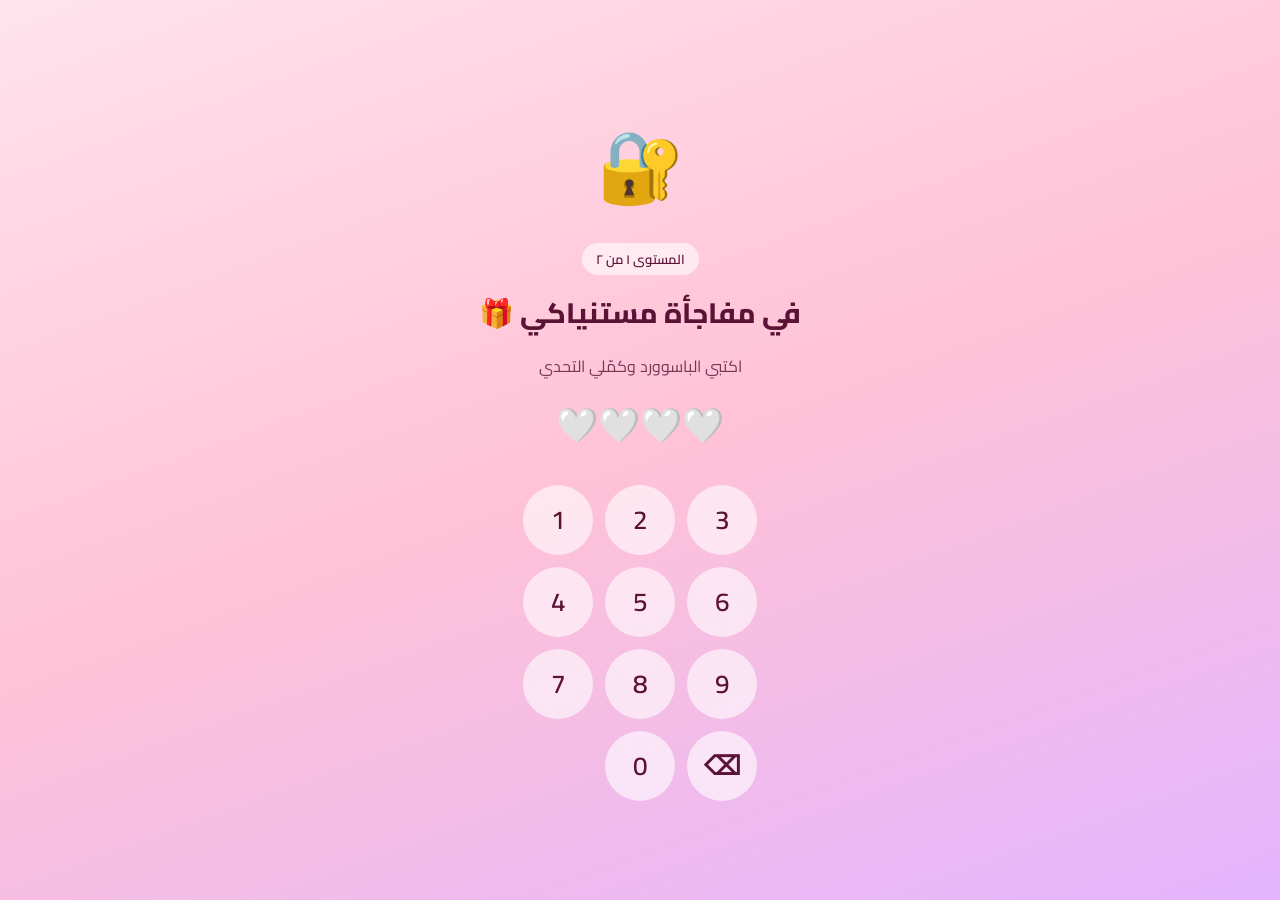
<file: public/assets/aistudio/_________f9402db7.html>
<!DOCTYPE html>
<html lang="ar" dir="rtl">
<head>
<meta charset="utf-8">
<meta name="viewport" content="width=device-width, initial-scale=1, viewport-fit=cover">
<title>مفاجأة 💖</title>
<link rel="stylesheet" href="https://fonts.googleapis.com/css2?family=Cairo:wght@400;600;800&display=swap">
<style>
:root{--c1:#ffe3ec;--c2:#ffc2d6;--c3:#e3b5ff;--ink:#5a1235;--card:rgba(255,255,255,.6);--accent:#e0306b;--glow:#ff8fb8;
box-sizing:border-box;padding-top:env(safe-area-inset-top,0px);padding-bottom:env(safe-area-inset-bottom,0px);color-scheme:light}
@media (prefers-color-scheme:dark){:root:not([data-theme="light"]){--c1:#1a0b2e;--c2:#4a1250;--c3:#a3145a;--ink:#fff0f6;--card:rgba(255,255,255,.12);--accent:#ff5c9a;--glow:#ff3d8b;color-scheme:dark}}
:root[data-theme="dark"]{--c1:#1a0b2e;--c2:#4a1250;--c3:#a3145a;--ink:#fff0f6;--card:rgba(255,255,255,.12);--accent:#ff5c9a;--glow:#ff3d8b;color-scheme:dark}
*{box-sizing:border-box;-webkit-tap-highlight-color:transparent}
html,body{height:100%;margin:0;overflow:hidden}
body{font-family:"Cairo","Segoe UI",Tahoma,sans-serif;color:var(--ink);background:linear-gradient(135deg,var(--c1),var(--c2),var(--c3),var(--c1));background-size:300% 300%;animation:bg 14s ease infinite;touch-action:pan-y;user-select:none}
@keyframes bg{50%{background-position:100% 100%}}
.blob{position:fixed;width:60vmax;height:60vmax;border-radius:50%;filter:blur(70px);opacity:.45;background:var(--glow);animation:drift 16s ease-in-out infinite alternate;pointer-events:none}
.blob.b2{background:var(--c3);right:-20vmax;bottom:-20vmax;animation-duration:22s}.blob.b1{left:-25vmax;top:-25vmax}
@keyframes drift{to{transform:translate(12vmax,8vmax) scale(1.2)}}
.fl{position:fixed;bottom:-60px;pointer-events:none;animation:rise linear infinite;opacity:.7}
@keyframes rise{to{transform:translateY(-115vh) rotate(40deg);opacity:0}}
#stage{position:fixed;inset:0;padding-top:env(safe-area-inset-top,0px);padding-bottom:calc(262px + env(safe-area-inset-bottom,0px))}
.slide{position:absolute;inset:0;padding:18px 20px;display:flex;align-items:center;justify-content:center;opacity:0;pointer-events:none;transform:translateX(70px) scale(.92) rotate(2deg);transition:opacity .6s,transform .7s cubic-bezier(.2,.9,.3,1.2)}
.slide.active{opacity:1;pointer-events:auto;transform:none}.slide.past{transform:translateX(-70px) scale(.92) rotate(-2deg)}
.card{width:min(540px,100%);text-align:center;padding:22px 22px 20px;border-radius:36px;background:var(--card);border:1px solid rgba(255,255,255,.4);backdrop-filter:blur(18px);-webkit-backdrop-filter:blur(18px);box-shadow:0 20px 60px rgba(224,48,107,.28)}
.em{font-size:60px;line-height:1;display:inline-block;animation:float 3s ease-in-out infinite}
@keyframes float{50%{transform:translateY(-10px) rotate(6deg) scale(1.08)}}
.from{font-size:14px;opacity:.7;margin-top:4px}
h1{margin:6px 0 4px;font-weight:800;font-size:clamp(26px,7.5vw,44px);line-height:1.4}
.big h1{font-size:clamp(40px,12vw,70px)}
.w{display:inline-block;opacity:0}
.active .w{animation:pop .7s cubic-bezier(.2,1.4,.4,1) both;animation-delay:calc(var(--i)*.12s + .25s)}
@keyframes pop{from{opacity:0;transform:translateY(26px) scale(.6) rotate(-6deg)}to{opacity:1;transform:none}}
.sub{margin:2px 0 0;font-size:15px;opacity:.8}
.btn{margin-top:14px;font:600 17px/1 "Cairo",sans-serif;color:#fff;border:0;border-radius:99px;padding:13px 24px;background:linear-gradient(135deg,#ff6fa5,var(--accent));box-shadow:0 8px 24px rgba(224,48,107,.45);cursor:pointer;transition:transform .15s}
.btn:active{transform:scale(.9)}
.msg{min-height:28px;margin-top:10px;font-size:18px;font-weight:600}.msg.show{animation:pop .5s both}
#duo{position:fixed;left:0;right:0;bottom:calc(74px + env(safe-area-inset-bottom,0px));height:150px;pointer-events:none}
.ch{position:absolute;bottom:0;width:100px;text-align:center;pointer-events:auto;cursor:pointer;transition:transform .9s cubic-bezier(.3,1.4,.5,1);--n:min(24vw,110px)}
#him{right:14%}#her{left:14%}
#him.near{transform:translateX(calc(-1*var(--n)))}#her.near{transform:translateX(var(--n))}
.face{font-size:76px;line-height:1;animation:bob 2.4s ease-in-out infinite}#her .face{animation-delay:-1.2s}
@keyframes bob{50%{transform:translateY(-8px) scale(1.04)}}
.jm.jump{animation:jump .6s}.jm.shake{animation:shk .6s}
@keyframes jump{30%{transform:translateY(-44px) rotate(-8deg)}60%{transform:translateY(0) scale(1.1,.9)}}
@keyframes shk{20%,60%{transform:translateX(-10px) rotate(-8deg)}40%,80%{transform:translateX(10px) rotate(8deg)}}
.nm{font-size:14px;font-weight:600;margin-top:2px;opacity:.85;min-height:20px}
.say{position:absolute;bottom:108px;left:50%;margin-left:-85px;width:170px;padding:7px 10px;border-radius:18px;background:#fff;color:#5a1235;font-size:14px;font-weight:600;line-height:1.4;opacity:0;pointer-events:none;box-shadow:0 6px 18px rgba(0,0,0,.18)}
.say.on{animation:bub 2.8s both}
@keyframes bub{0%{opacity:0;transform:scale(.4) translateY(14px)}10%{opacity:1;transform:none}85%{opacity:1}100%{opacity:0}}
#nav{position:fixed;left:0;right:0;bottom:0;display:flex;align-items:center;justify-content:space-between;gap:12px;padding:8px 20px calc(12px + env(safe-area-inset-bottom,0px))}
.ar{width:52px;height:52px;border-radius:50%;border:0;font-size:20px;color:var(--ink);background:var(--card);backdrop-filter:blur(12px);-webkit-backdrop-filter:blur(12px);cursor:pointer}.ar:active{transform:scale(.88)}
#dots{display:flex;gap:8px}#dots i{width:10px;height:10px;border-radius:50%;background:var(--ink);opacity:.25;transition:.4s}#dots i.on{opacity:1;background:var(--accent);width:28px;border-radius:99px}
.fx,.fx2,.pp{position:fixed;pointer-events:none;z-index:100}
.fx{font-size:26px;animation:fly 1.3s ease-out forwards}@keyframes fly{to{transform:translate(var(--dx),var(--dy)) rotate(var(--r)) scale(1.3);opacity:0}}
.fx2{left:0;top:0;font-size:34px;margin:-17px 0 0 -17px;z-index:90}
.pp{font-size:72px;margin:-40px 0 0 -40px;animation:ppa 1.8s ease-out forwards}@keyframes ppa{0%{transform:scale(0) rotate(0)}30%{transform:scale(1.4) rotate(20deg)}100%{transform:scale(1) rotate(360deg) translateY(-60px);opacity:0}}
.ov{position:fixed;inset:0;z-index:50;display:flex;flex-direction:column;align-items:center;justify-content:center;gap:12px;padding:24px;padding-top:calc(24px + env(safe-area-inset-top,0px));background:linear-gradient(160deg,var(--c1),var(--c2),var(--c3));transition:opacity .8s,transform .8s;overflow:hidden}
.ov.gone{opacity:0;transform:scale(1.25);pointer-events:none}
.ov h2{margin:0;font-size:28px;font-weight:800;text-align:center}.ov p{margin:0;opacity:.8;text-align:center}
.lv{font-size:13px;font-weight:600;padding:4px 14px;border-radius:99px;background:var(--card)}
#pd{display:flex;gap:14px;font-size:34px;height:44px}.shake{animation:shk .5s}
#pad{display:grid;grid-template-columns:repeat(3,70px);gap:12px;direction:ltr}
#pad button{height:70px;border-radius:50%;border:0;font:600 26px "Cairo",sans-serif;color:var(--ink);background:var(--card);backdrop-filter:blur(12px);-webkit-backdrop-filter:blur(12px)}#pad button:active{transform:scale(.88);background:var(--accent);color:#fff}
#err,#err2{min-height:24px;font-weight:600;color:var(--accent);text-align:center}
#slots{display:flex;gap:14px}.slot{width:76px;height:96px;border-radius:22px;background:var(--card);display:flex;align-items:center;justify-content:center;font-size:60px;font-weight:800;color:var(--accent)}
#arena{position:relative;width:100%;flex:1;min-height:260px}
.bub{position:absolute;width:62px;height:62px;border-radius:50%;border:2px solid rgba(255,255,255,.6);font:800 28px "Cairo",sans-serif;color:var(--ink);background:var(--card);backdrop-filter:blur(8px);-webkit-backdrop-filter:blur(8px);animation:wander var(--d) ease-in-out infinite alternate;cursor:pointer}
@keyframes wander{to{transform:translate(var(--wx),var(--wy)) rotate(20deg)}}
@media (prefers-reduced-motion:reduce){*{animation-duration:.01s!important;animation-iteration-count:1!important;transition-duration:.01s!important}}
</style>
</head>
<body>
<div class="blob b1"></div><div class="blob b2"></div>
<div id="stage"></div>
<div id="duo">
 <div class="ch" id="him"><div class="say"></div><div class="jm"><div class="face">🧑</div></div><div class="nm">أنا</div></div>
 <div class="ch" id="her"><div class="say"></div><div class="jm"><div class="face">👩</div></div><div class="nm" id="hn"></div></div>
</div>
<div id="nav"><button class="ar" id="nx" aria-label="التالي">◀</button><div id="dots"></div><button class="ar" id="pv" aria-label="السابق">▶</button></div>

<div class="ov" id="lock">
 <div style="font-size:70px;animation:float 3s ease-in-out infinite">🔐</div>
 <span class="lv">المستوى ١ من ٢</span>
 <h2>في مفاجأة مستنياكي 🎁</h2>
 <p>اكتبي الباسوورد وكمّلي التحدي</p>
 <div id="pd"></div><div id="err"></div><div id="pad"></div>
</div>
<div class="ov gone" id="lvl2">
 <span class="lv">المستوى ٢ من ٢</span>
 <h2>اصطادي الحروف بالترتيب 🎯</h2>
 <p>الحروف دي هتقولك اسم مين المفاجأة 😏</p>
 <div id="slots"></div><div id="err2"></div><div id="arena"></div>
</div>

<script>
var PASS="6628",KEY="amal-unlocked2",EM=["💖","💕","💗","✨","🌸","💘","🦋","🌹","😍","💞"];
var S=[
{e:"💖",t:"بحبك يا أمل",big:1,s:"اسحبي بصباعك يمين وشمال 👆 واضغطي علينا 😄",r1:"وأنا كمان بحبك 🥰",r2:"أحلى حاجة سمعتها 😍",act:{k:"fly",e:"💖"},b:["ابعتلها قلب 🎈",["💘 وصلها","قلبي بيرقص 💃"]]},
{e:"🌹",t:"إنتي أحلى حاجة حصلت في حياتي",r1:"أنت اللي أحلى 😳",r2:"خدي الوردة دي 🌹",act:{k:"fly",e:"🌹"},b:["ليه؟ 🥺",["لأنك إنتي 💕","ولأن قلبي عرفك 💘"]]},
{e:"😍",t:"ضحكتك بتنوّر أصعب أيامي",r1:"هههههه بطّل 😂",r2:"أنا بتكلم جد 😁",act:{k:"shake",e:"😂"},b:["اضحكي بقى 😁",["😂😂😂","الدنيا نورت ✨"]]},
{e:"🏡",t:"جنبك أي مكان بيبقى بيتي",r1:"وأنا بيتي حضنك 🤗",r2:"تعالي أبنيلك بيت 🏠",act:{k:"near",e:"🏡"},b:["قرّبنا 🤗",["في حضنك 🤗","في كل مكان فيه إنتي 💞"]]},
{e:"🔥",t:"كل يوم بحبك أكتر من اللي قبله",r1:"أنا أكتر 😤💕",r2:"لأ أنا 😏",act:{k:"fly2",e:"💞"},b:["مين بيحب أكتر؟ ⚔️",null]},
{e:"⏳",t:"لو رجع بيا الزمن هختارك تاني ألف مرة",r1:"وأنا هلاقيك في أي زمن ⏳",r2:"ومليون كمان 🚀",act:{k:"pop",e:"⏳"},b:["رجّعي الزمن ⏪",["هختارك ألف مرة ♾️","ومش هزهق 😘"]]},
{e:"👑",t:"وهفضل أحبك العمر كله يا أمل",s:"إنتي ملكة قلبي 👑❤️",r1:"وأنا معاك للأبد 💍",r2:"يلا نعيش سوا 🥹",act:{k:"near",e:"💍",stay:1},b:["مفاجأة أخيرة 🎁",["بحبك 💖💖💖","يا أغلى حاجة 💎"]]}
];
var $=function(i){return document.getElementById(i)},st=$("stage"),dots=$("dots"),him=$("him"),her=$("her"),cur=0,TM=[],cnt=[0,0],last={};
function xy(el){var r=el.querySelector(".face").getBoundingClientRect();return{x:r.left+r.width/2,y:r.top+r.height/3}}
function mid(){var a=xy(him),b=xy(her);return{x:(a.x+b.x)/2,y:a.y-20}}
function burst(x,y,n){for(var k=0;k<n;k++){var s=document.createElement("span");s.className="fx";s.textContent=EM[Math.floor(Math.random()*EM.length)];var a=Math.random()*6.28,d=60+Math.random()*160;s.style.left=x+"px";s.style.top=y+"px";s.style.setProperty("--dx",Math.cos(a)*d+"px");s.style.setProperty("--dy",Math.sin(a)*d-60+"px");s.style.setProperty("--r",(Math.random()*120-60)+"deg");document.body.appendChild(s);setTimeout(function(el){el.remove()},1400,s)}}
function fly(e,a,b,cb){var s=document.createElement("span");s.className="fx2";s.textContent=e;document.body.appendChild(s);
 var an=s.animate([{transform:"translate("+a.x+"px,"+a.y+"px) scale(.6)"},{transform:"translate("+(a.x+b.x)/2+"px,"+(Math.min(a.y,b.y)-90)+"px) scale(1.6)"},{transform:"translate("+b.x+"px,"+b.y+"px) scale(1)"}],{duration:1100,easing:"ease-in-out"});
 an.onfinish=function(){s.remove();if(cb)cb()}}
function pop(e){var m=mid(),s=document.createElement("span");s.className="pp";s.textContent=e;s.style.left=m.x+"px";s.style.top=m.y+"px";document.body.appendChild(s);setTimeout(function(){s.remove()},1900)}
function anim(c,k){var j=c.querySelector(".jm");j.classList.remove("jump","shake");void j.offsetWidth;j.classList.add(k)}
function say(c,t){var b=c.querySelector(".say");b.textContent=t;b.classList.remove("on");void b.offsetWidth;b.classList.add("on")}
function near(on){him.classList.toggle("near",on);her.classList.toggle("near",on)}
function act(a){
 if(a.k==="fly"){fly(a.e,xy(him),xy(her),function(){var p=xy(her);burst(p.x,p.y,10);anim(her,"jump")})}
 else if(a.k==="fly2"){fly(a.e,xy(him),xy(her),function(){anim(her,"jump")});setTimeout(function(){fly(a.e,xy(her),xy(him),function(){anim(him,"jump")})},500)}
 else if(a.k==="shake"){anim(him,"shake");anim(her,"shake");pop(a.e)}
 else if(a.k==="near"){near(true);pop(a.e);if(!a.stay)TM.push(setTimeout(function(){near(false)},3500));else{var m=mid();burst(m.x,m.y,36);her.querySelector(".face").textContent="👸"}}
 else{pop(a.e);anim(him,"jump");anim(her,"jump")}
}
function go(i){
 if(i<0||i>=S.length)return;
 TM.forEach(clearTimeout);TM=[];cur=i;near(false);her.querySelector(".face").textContent="👩";
 var sl=st.children;
 for(var k=0;k<sl.length;k++){sl[k].className=sl[k].className.replace(/ ?(active|past)/g,"");if(k===i)sl[k].classList.add("active");else if(k<i)sl[k].classList.add("past");dots.children[k].className=k===i?"on":""}
 var d=S[i];
 TM.push(setTimeout(function(){act(d.act)},900));
 TM.push(setTimeout(function(){say(her,d.r1);anim(her,"jump")},2000));
 TM.push(setTimeout(function(){say(him,d.r2);anim(him,"jump")},4300));
}
function build(){
 S.forEach(function(d){
  var sl=document.createElement("section");sl.className="slide"+(d.big?" big":"");
  var w=d.t.split(" ").map(function(x,k){return '<span class="w" style="--i:'+k+'">'+x+'</span>'}).join(" ");
  sl.innerHTML='<div class="card"><div class="em">'+d.e+'</div><div class="from">🧑 أنا بقولك</div><h1>'+w+'</h1>'+(d.s?'<p class="sub">'+d.s+'</p>':'')+'<button class="btn">'+d.b[0]+'</button><div class="msg"></div></div>';
  var btn=sl.querySelector(".btn"),msg=sl.querySelector(".msg"),n=0;
  btn.onclick=function(){
   var m;
   if(d.b[1]){m=d.b[1][n%d.b[1].length]}else{cnt[0]++;cnt[1]+=Math.random()<.6?2:1;m="🧑 "+cnt[0]+"  ⚔️  "+cnt[1]+" 👩"}
   n++;msg.textContent=m;msg.classList.remove("show");void msg.offsetWidth;msg.classList.add("show");
   act(d.act);if(!d.b[1])say(cnt[1]>cnt[0]?her:him,cnt[1]>cnt[0]?"أنا كسبت 😝":"لسه بحبك أكتر 😎");
  };
  st.appendChild(sl);dots.appendChild(document.createElement("i"));
 });
}
/* touch: swipe + tap */
var sx=0,sy=0;
st.addEventListener("pointerdown",function(e){sx=e.clientX;sy=e.clientY});
st.addEventListener("pointerup",function(e){
 var dx=e.clientX-sx,dy=e.clientY-sy;
 if(Math.abs(dx)>45&&Math.abs(dx)>Math.abs(dy)){go(dx<0?cur+1:cur-1)}
 else if(Math.abs(dx)<10&&Math.abs(dy)<10&&!e.target.closest("button")){
  var p={x:e.clientX,y:e.clientY};burst(p.x,p.y,6);anim(him,"jump");anim(her,"jump");
  fly("💗",xy(him),p);fly("💗",xy(her),p);
 }
});
var HL=["😘","بحبك 💖","يا قلبي 🥰","هاخدك في حضني 🤗"],SL=["😳","هتكسفني 🙈","وأنا كمان 💕","يا سلام 😍"];
[him,her].forEach(function(c){c.addEventListener("click",function(e){
 e.stopPropagation();var isH=c===him,L=isH?HL:SL;
 anim(c,"jump");say(c,L[Math.floor(Math.random()*L.length)]);var p=xy(c);burst(p.x,p.y,8);
 last[c.id]=Date.now();
 if(Date.now()-(last[isH?"her":"him"]||0)<1500){near(true);pop("💋");var m=mid();burst(m.x,m.y,24);last={};TM.push(setTimeout(function(){near(false)},3000))}
})});
$("nx").onclick=function(){go(cur+1)};$("pv").onclick=function(){go(cur-1)};
document.addEventListener("keydown",function(e){
 if(!$("lock").classList.contains("gone")){if(/^[0-9]$/.test(e.key))press(e.key);else if(e.key==="Backspace")press("x");return}
 if(e.key==="ArrowLeft")go(cur+1);if(e.key==="ArrowRight")go(cur-1)});
for(var k=0;k<16;k++){var f=document.createElement("span");f.className="fl";f.textContent=EM[k%EM.length];f.style.left=Math.random()*100+"vw";f.style.fontSize=(16+Math.random()*26)+"px";f.style.animationDuration=(9+Math.random()*10)+"s";f.style.animationDelay=(-Math.random()*14)+"s";document.body.appendChild(f)}
function start(){
 $("hn").textContent="أمل";document.title="لأمل 💖";
 build();$("lock").classList.add("gone");$("lvl2").classList.add("gone");
 try{localStorage.setItem(KEY,"1")}catch(e){}
 setTimeout(function(){go(0);burst(innerWidth/2,innerHeight/2,30)},300);
}
/* level 1 */
var buf="";
function draw(){var h="";for(var k=0;k<4;k++)h+=k<buf.length?"💗":"🤍";$("pd").innerHTML=h}
function press(k){
 if(k==="x"){buf=buf.slice(0,-1);$("err").textContent="";draw();return}
 if(buf.length>=4)return;buf+=k;draw();
 if(buf.length===4){
  if(buf===PASS){$("err").textContent="صح! 🔓 كمّلي...";setTimeout(function(){$("lock").classList.add("gone");$("lvl2").classList.remove("gone");lvl2()},700)}
  else{$("err").textContent="غلط 🙈 فكّري تاني";$("pd").classList.add("shake");setTimeout(function(){$("pd").classList.remove("shake");buf="";draw()},520)}
 }
}
["1","2","3","4","5","6","7","8","9","","0","x"].forEach(function(k){var b=document.createElement("button");b.textContent=k==="x"?"⌫":k;if(!k)b.style.visibility="hidden";b.onclick=function(){if(k)press(k)};$("pad").appendChild(b)});
draw();
/* level 2 */
function lvl2(){
 var T=["أ","م","ل"],pos=0,L=T.concat(["ب","س","ك","ر","ن","ه","ع","د","ي"]).sort(function(){return Math.random()-.5});
 var sl=$("slots");sl.innerHTML="";for(var k=0;k<3;k++){var s=document.createElement("div");s.className="slot";s.textContent="؟";sl.appendChild(s)}
 L.forEach(function(ch){
  var b=document.createElement("button");b.className="bub";b.textContent=ch;
  b.style.left=(6+Math.random()*68)+"%";b.style.top=(4+Math.random()*70)+"%";
  b.style.setProperty("--wx",(Math.random()*160-80)+"px");b.style.setProperty("--wy",(Math.random()*140-70)+"px");b.style.setProperty("--d",(2.5+Math.random()*3)+"s");
  b.onclick=function(e){
   if(ch===T[pos]){sl.children[pos].textContent=ch;sl.children[pos].style.transform="scale(1.15)";pos++;b.remove();$("err2").textContent="برافو 👏";burst(e.clientX,e.clientY,10);
    if(pos===3){$("err2").textContent="عرفتي مين؟ 💖💖💖";burst(innerWidth/2,innerHeight/3,40);setTimeout(start,2400)}}
   else{$("err2").textContent="مش ده 🙈 بالترتيب!";sl.classList.remove("shake");void sl.offsetWidth;sl.classList.add("shake")}
  };
  $("arena").appendChild(b);
 });
}
var ok=false;try{ok=localStorage.getItem(KEY)==="1"}catch(e){}
if(ok)start();
</script>
</body>
</html>
</file>
